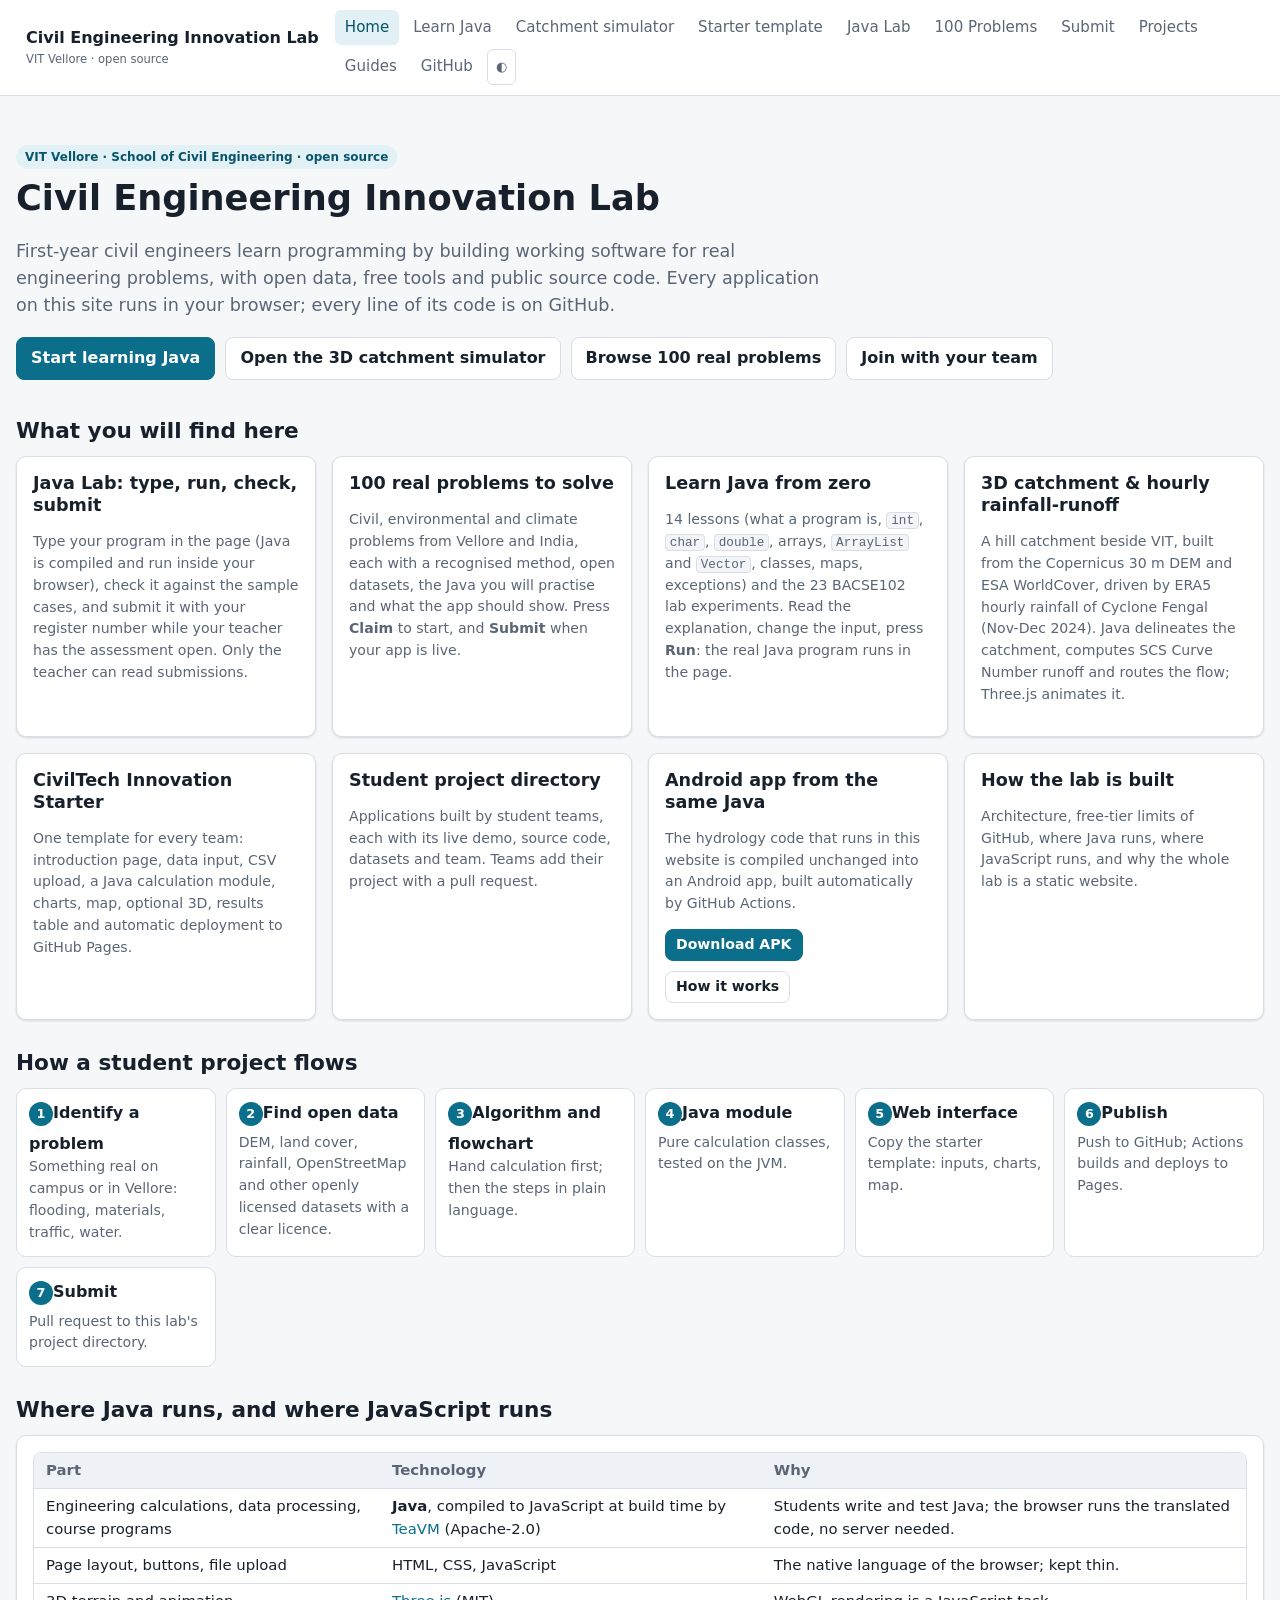
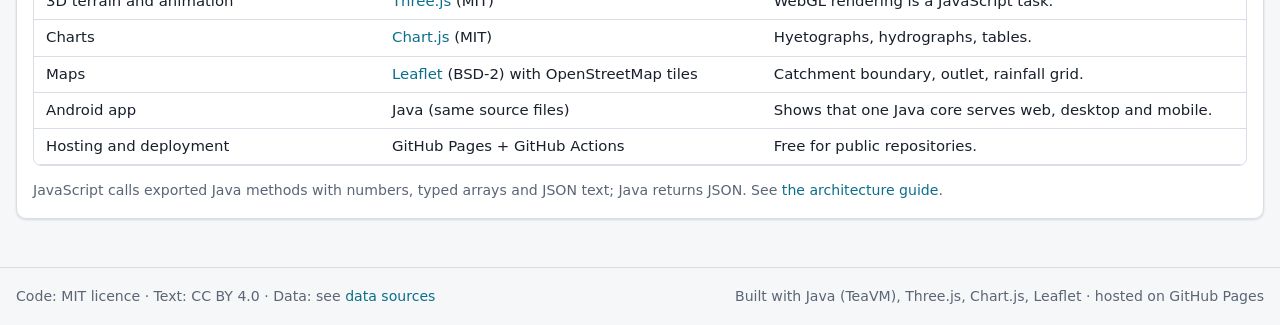
<file: site/index.html>
<!doctype html>
<html lang="en">
<head>
  <meta charset="utf-8">
  <meta name="viewport" content="width=device-width, initial-scale=1">
  <title>Civil Engineering Innovation Lab</title>
  <meta name="description" content="Open, student-driven laboratory at VIT Vellore where first-year civil engineers learn Java by building real engineering applications with open data.">
  <link rel="icon" href="assets/img/favicon.svg" type="image/svg+xml">
  <link rel="stylesheet" href="assets/css/lab.css">
</head>
<body>
<main>
  <section class="hero">
    <span class="badge accent">VIT Vellore &middot; School of Civil Engineering &middot; open source</span>
    <h1>Civil Engineering Innovation Lab</h1>
    <p class="lead">First-year civil engineers learn programming by building working software for real
      engineering problems, with open data, free tools and public source code. Every application on
      this site runs in your browser; every line of its code is on GitHub.</p>
    <div class="row" style="margin-top:14px">
      <a class="btn primary" href="learn.html">Start learning Java</a>
      <a class="btn" href="catchment.html">Open the 3D catchment simulator</a>
      <a class="btn" href="problems.html">Browse 100 real problems</a>
      <a class="btn" href="docs.html#03-student-github-guide">Join with your team</a>
    </div>
  </section>

  <h2>What you will find here</h2>
  <div class="grid cols-3">
    <a class="card" href="lab.html" style="color:inherit;text-decoration:none">
      <h3>Java Lab: type, run, check, submit</h3>
      <p class="muted small">Type your program in the page (Java is compiled and run inside your browser), check it
        against the sample cases, and submit it with your register number while your teacher has the assessment open.
        Only the teacher can read submissions.</p>
    </a>
    <a class="card" href="problems.html" style="color:inherit;text-decoration:none">
      <h3>100 real problems to solve</h3>
      <p class="muted small">Civil, environmental and climate problems from Vellore and India, each with a recognised method,
        open datasets, the Java you will practise and what the app should show. Press <b>Claim</b> to start, and
        <b>Submit</b> when your app is live.</p>
    </a>
    <a class="card" href="learn.html" style="color:inherit;text-decoration:none">
      <h3>Learn Java from zero</h3>
      <p class="muted small">14 lessons (what a program is, <code>int</code>, <code>char</code>, <code>double</code>,
        arrays, <code>ArrayList</code> and <code>Vector</code>, classes, maps, exceptions) and the 23 BACSE102 lab
        experiments. Read the explanation, change the input, press <b>Run</b>: the real Java program runs in the page.</p>
    </a>
    <a class="card" href="catchment.html" style="color:inherit;text-decoration:none">
      <h3>3D catchment &amp; hourly rainfall-runoff</h3>
      <p class="muted small">A hill catchment beside VIT, built from the Copernicus 30 m DEM and ESA WorldCover, driven
        by ERA5 hourly rainfall of Cyclone Fengal (Nov-Dec 2024). Java delineates the catchment, computes SCS Curve
        Number runoff and routes the flow; Three.js animates it.</p>
    </a>
    <a class="card" href="starter/index.html" style="color:inherit;text-decoration:none">
      <h3>CivilTech Innovation Starter</h3>
      <p class="muted small">One template for every team: introduction page, data input, CSV upload, a Java calculation
        module, charts, map, optional 3D, results table and automatic deployment to GitHub Pages.</p>
    </a>
    <a class="card" href="projects.html" style="color:inherit;text-decoration:none">
      <h3>Student project directory</h3>
      <p class="muted small">Applications built by student teams, each with its live demo, source code, datasets and
        team. Teams add their project with a pull request.</p>
    </a>
    <div class="card">
      <h3>Android app from the same Java</h3>
      <p class="muted small">The hydrology code that runs in this website is compiled unchanged into an Android app,
        built automatically by GitHub Actions.</p>
      <div class="row"><a class="btn sm primary" href="downloads/civiltech-catchment-debug.apk">Download APK</a>
        <a class="btn sm" href="docs.html#07-android-app">How it works</a></div>
    </div>
    <a class="card" href="docs.html#01-architecture" style="color:inherit;text-decoration:none">
      <h3>How the lab is built</h3>
      <p class="muted small">Architecture, free-tier limits of GitHub, where Java runs, where JavaScript runs, and why the
        whole lab is a static website.</p>
    </a>
  </div>

  <h2>How a student project flows</h2>
  <div class="flow">
    <div class="step"><b>Identify a problem</b><div class="muted small">Something real on campus or in Vellore: flooding, materials, traffic, water.</div></div>
    <div class="step"><b>Find open data</b><div class="muted small">DEM, land cover, rainfall, OpenStreetMap and other openly licensed datasets with a clear licence.</div></div>
    <div class="step"><b>Algorithm and flowchart</b><div class="muted small">Hand calculation first; then the steps in plain language.</div></div>
    <div class="step"><b>Java module</b><div class="muted small">Pure calculation classes, tested on the JVM.</div></div>
    <div class="step"><b>Web interface</b><div class="muted small">Copy the starter template: inputs, charts, map.</div></div>
    <div class="step"><b>Publish</b><div class="muted small">Push to GitHub; Actions builds and deploys to Pages.</div></div>
    <div class="step"><b>Submit</b><div class="muted small">Pull request to this lab's project directory.</div></div>
  </div>

  <h2>Where Java runs, and where JavaScript runs</h2>
  <div class="card">
    <div class="table-wrap"><table>
      <thead><tr><th>Part</th><th>Technology</th><th>Why</th></tr></thead>
      <tbody>
        <tr><td>Engineering calculations, data processing, course programs</td><td><b>Java</b>, compiled to JavaScript at build time by <a href="https://teavm.org/">TeaVM</a> (Apache-2.0)</td><td>Students write and test Java; the browser runs the translated code, no server needed.</td></tr>
        <tr><td>Page layout, buttons, file upload</td><td>HTML, CSS, JavaScript</td><td>The native language of the browser; kept thin.</td></tr>
        <tr><td>3D terrain and animation</td><td><a href="https://threejs.org/">Three.js</a> (MIT)</td><td>WebGL rendering is a JavaScript task.</td></tr>
        <tr><td>Charts</td><td><a href="https://www.chartjs.org/">Chart.js</a> (MIT)</td><td>Hyetographs, hydrographs, tables.</td></tr>
        <tr><td>Maps</td><td><a href="https://leafletjs.com/">Leaflet</a> (BSD-2) with OpenStreetMap tiles</td><td>Catchment boundary, outlet, rainfall grid.</td></tr>
        <tr><td>Android app</td><td>Java (same source files)</td><td>Shows that one Java core serves web, desktop and mobile.</td></tr>
        <tr><td>Hosting and deployment</td><td>GitHub Pages + GitHub Actions</td><td>Free for public repositories.</td></tr>
      </tbody>
    </table></div>
    <p class="small muted" style="margin-bottom:0">JavaScript calls exported Java methods with numbers, typed arrays and JSON text; Java returns
      JSON. See <a href="docs.html#01-architecture">the architecture guide</a>.</p>
  </div>
</main>
<script type="module">
  import { chrome } from './assets/js/common.js';
  chrome('index.html');
</script>
</body>
</html>
</file>
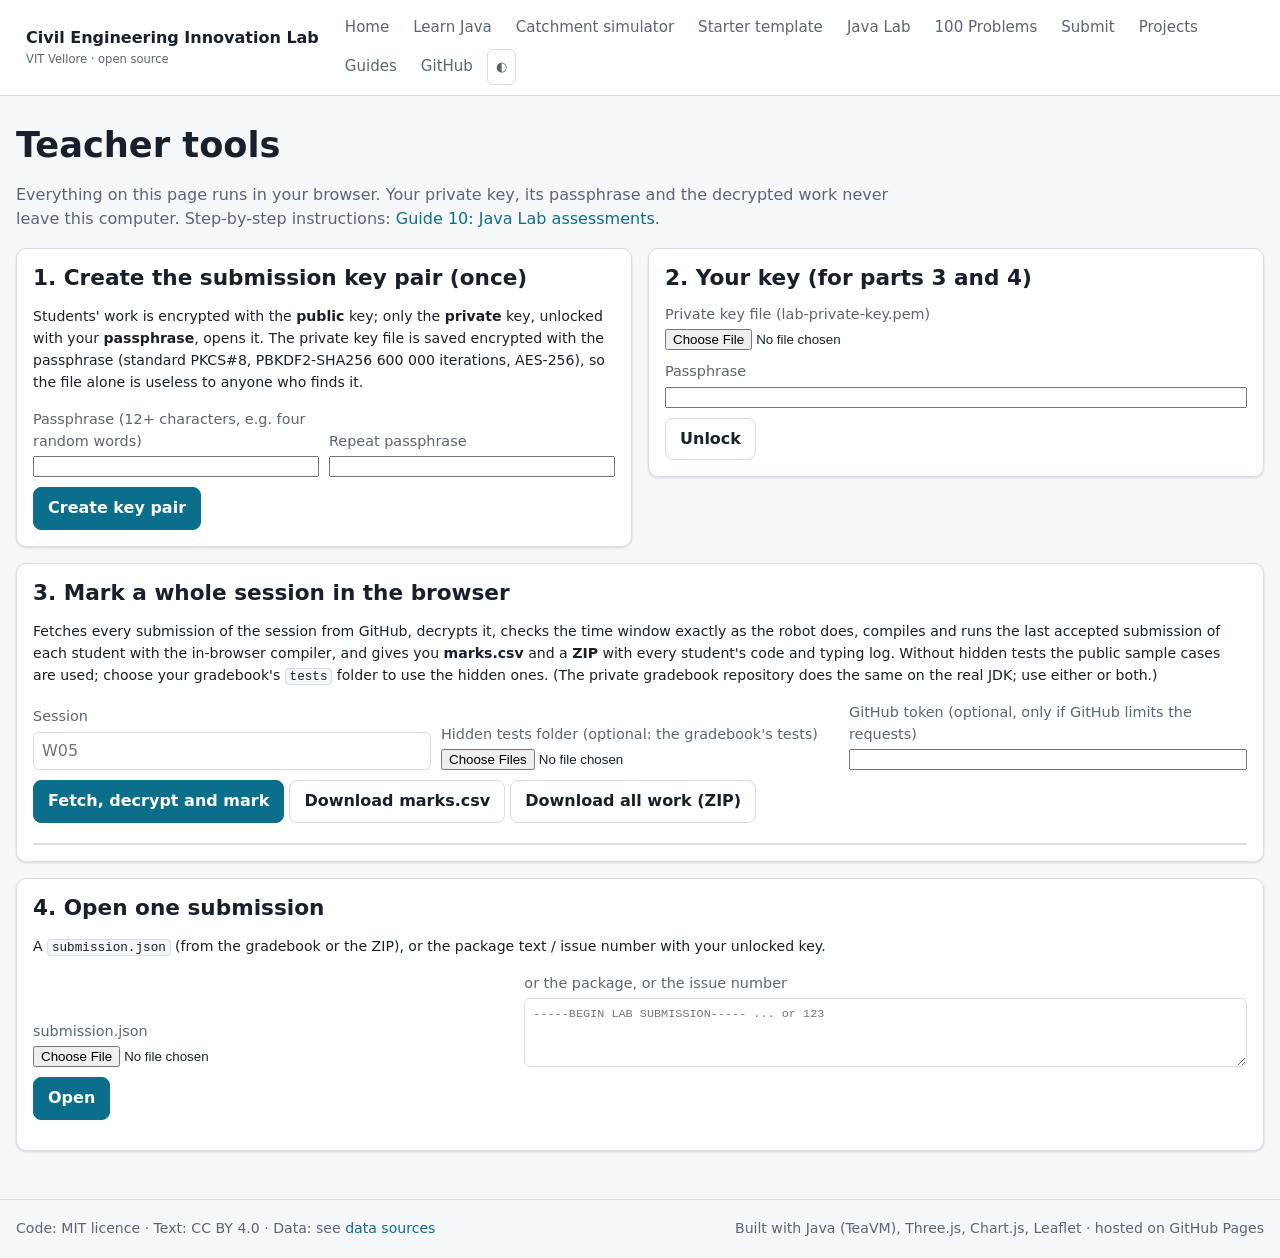
<file: site/teacher.html>
<!doctype html>
<html lang="en">
<head>
  <meta charset="utf-8">
  <meta name="viewport" content="width=device-width, initial-scale=1">
  <title>Teacher Tools</title>
  <meta name="description" content="Create the submission key pair, open, replay and mark encrypted Java Lab submissions in the browser.">
  <meta name="robots" content="noindex">
  <link rel="icon" href="assets/img/favicon.svg" type="image/svg+xml">
  <link rel="stylesheet" href="assets/css/lab.css">
  <link rel="stylesheet" href="assets/vendor/highlight/github.min.css" id="hl-light">
  <link rel="stylesheet" href="assets/vendor/highlight/github-dark.min.css" id="hl-dark" disabled>
  <script src="assets/vendor/highlight/highlight.min.js"></script>
  <style>
    textarea.mono { font-family: var(--mono); font-size: .74rem; }
    #replay-code { max-height: 520px; overflow: auto; }
    .timeline-bar { position: relative; height: 26px; background: var(--surface-2); border-radius: 6px; margin: 8px 0; overflow: hidden; }
    .timeline-bar span { position: absolute; top: 0; bottom: 0; width: 2px; }
    .stats { display: flex; flex-wrap: wrap; gap: 6px 16px; }
    .events { max-height: 300px; overflow: auto; font-family: var(--mono); font-size: .76rem; white-space: pre; }
    #export-log { max-height: 220px; overflow: auto; font-family: var(--mono); font-size: .76rem; white-space: pre-wrap; }
    #export-table td, #export-table th { font-size: .8rem; }
  </style>
</head>
<body>
<main>
  <h1>Teacher tools</h1>
  <p class="muted" style="max-width:900px">Everything on this page runs in your browser. Your private key, its passphrase and the
    decrypted work never leave this computer. Step-by-step instructions:
    <a href="docs.html#10-lab-assessments">Guide 10: Java Lab assessments</a>.</p>

  <div class="grid cols-2" style="align-items:start">
    <section class="card">
      <h2>1. Create the submission key pair (once)</h2>
      <p class="small">Students' work is encrypted with the <b>public</b> key; only the <b>private</b> key, unlocked with your
        <b>passphrase</b>, opens it. The private key file is saved encrypted with the passphrase (standard PKCS#8,
        PBKDF2-SHA256 600 000 iterations, AES-256), so the file alone is useless to anyone who finds it.</p>
      <div class="row">
        <div class="field"><label for="pass1">Passphrase (12+ characters, e.g. four random words)</label>
          <input type="password" id="pass1" autocomplete="new-password"></div>
        <div class="field"><label for="pass2">Repeat passphrase</label>
          <input type="password" id="pass2" autocomplete="new-password"></div>
      </div>
      <button class="btn primary" id="gen" type="button">Create key pair</button>
      <span class="small" id="gen-msg"></span>
      <div id="keys" hidden>
        <p class="small">Key id <code id="kid"></code></p>
        <ol class="small" style="padding-left:18px">
          <li><b>Download the private key</b> and keep a copy in two safe places (it cannot be recreated; write the
            passphrase down separately).<br><a class="btn sm" id="dl-private" download="lab-private-key.pem">Download lab-private-key.pem</a></li>
          <li>Private gradebook repository: Settings, Secrets and variables, Actions: secret <code>LAB_PRIVATE_KEY</code>
            = the whole file content, and secret <code>LAB_KEY_PASSPHRASE</code> = the passphrase.</li>
          <li>Publish the public key as <code>lab/teacher-public-key.pem</code> in the lab repository:
            <br><a class="btn sm" id="create-public" rel="noopener" target="_blank">Create the file on GitHub</a>
            <a class="btn sm" id="dl-public" download="teacher-public-key.pem">Download teacher-public-key.pem</a></li>
        </ol>
        <textarea class="mono" id="public-pem" rows="5" readonly></textarea>
      </div>
    </section>

    <section class="card">
      <h2>2. Your key (for parts 3 and 4)</h2>
      <div class="field"><label for="file-key">Private key file (lab-private-key.pem)</label><input type="file" id="file-key" accept=".pem,.txt"></div>
      <div class="field"><label for="passphrase">Passphrase</label><input type="password" id="passphrase" autocomplete="current-password"></div>
      <button class="btn" id="unlock" type="button">Unlock</button>
      <span class="small" id="unlock-msg"></span>
    </section>
  </div>

  <section class="card" style="margin-top:16px">
    <h2>3. Mark a whole session in the browser</h2>
    <p class="small">Fetches every submission of the session from GitHub, decrypts it, checks the time window exactly as the
      robot does, compiles and runs the last accepted submission of each student with the in-browser compiler, and
      gives you <b>marks.csv</b> and a <b>ZIP</b> with every student's code and typing log. Without hidden tests the public
      sample cases are used; choose your gradebook's <code>tests</code> folder to use the hidden ones. (The private
      gradebook repository does the same on the real JDK; use either or both.)</p>
    <div class="row">
      <div class="field"><label for="session">Session</label><input type="text" id="session" placeholder="W05"></div>
      <div class="field"><label for="tests">Hidden tests folder (optional: the gradebook's tests)</label>
        <input type="file" id="tests" webkitdirectory multiple></div>
      <div class="field"><label for="token">GitHub token (optional, only if GitHub limits the requests)</label>
        <input type="password" id="token" autocomplete="off"></div>
    </div>
    <button class="btn primary" id="export" type="button">Fetch, decrypt and mark</button>
    <a class="btn" id="dl-csv" hidden download>Download marks.csv</a>
    <a class="btn" id="dl-zip" hidden download>Download all work (ZIP)</a>
    <div id="export-log" class="small muted" style="margin-top:10px"></div>
    <div class="table-wrap" style="margin-top:10px"><table id="export-table"></table></div>
  </section>

  <section class="card" style="margin-top:16px">
    <h2>4. Open one submission</h2>
    <p class="small">A <code>submission.json</code> (from the gradebook or the ZIP), or the package text / issue number with
      your unlocked key.</p>
    <div class="row">
      <div class="field"><label for="file-json">submission.json</label><input type="file" id="file-json" accept=".json,application/json"></div>
      <div class="field" style="flex:2"><label for="pkg">or the package, or the issue number</label>
        <textarea class="mono" id="pkg" rows="3" placeholder="-----BEGIN LAB SUBMISSION----- ... or 123"></textarea></div>
    </div>
    <button class="btn primary" id="open" type="button">Open</button>
    <p class="small" id="open-msg"></p>
  </section>

  <section class="card" id="view" style="margin-top:16px" hidden>
    <h2 id="who"></h2>
    <div class="stats small" id="summary"></div>
    <div id="flags"></div>
    <h3>Replay of the typing</h3>
    <div class="row" style="align-items:center">
      <button class="btn sm" id="play" type="button">Play</button>
      <input type="range" id="slider" min="0" max="0" value="0" style="flex:1">
      <span class="small" id="clock"></span>
    </div>
    <div class="timeline-bar" id="bar" title="green: typing, red: paste blocked, orange: left the page, blue: run/check"></div>
    <div class="grid cols-2" style="align-items:start">
      <div><pre><code class="language-java" id="replay-code"></code></pre></div>
      <div><div class="small muted">Events (time from start)</div><div class="events" id="events"></div></div>
    </div>
    <h3>Submitted code</h3>
    <pre><code class="language-java" id="final-code"></code></pre>
  </section>
</main>
<script type="module" src="assets/js/teacher.js"></script>
</body>
</html>
</file>
<file: site/assets/css/lab.css>
/* VIT Civil Engineering Innovation Lab - shared styles */
:root {
  --bg: #f6f7f9;
  --surface: #ffffff;
  --surface-2: #eef1f5;
  --border: #d9dee6;
  --text: #17202b;
  --muted: #5a6575;
  --accent: #0b6e8a;
  --accent-strong: #08546a;
  --accent-soft: #e2f1f5;
  --navy: #0f2c59;
  --warn: #9a5b00;
  --warn-soft: #fff4e0;
  --ok: #1d7a46;
  --ok-soft: #e5f5ec;
  --bad: #b3261e;
  --bad-soft: #fdecea;
  --code-bg: #f3f5f8;
  --shadow: 0 1px 2px rgba(16, 24, 40, .06), 0 1px 3px rgba(16, 24, 40, .08);
  --radius: 10px;
  --mono: ui-monospace, SFMono-Regular, Menlo, Consolas, "Liberation Mono", monospace;
  --sans: system-ui, -apple-system, "Segoe UI", Roboto, "Helvetica Neue", Arial, sans-serif;
  color-scheme: light;
}
@media (prefers-color-scheme: dark) {
  :root:not([data-theme="light"]) {
    --bg: #0f1419; --surface: #161d25; --surface-2: #1d2630; --border: #2c3845; --text: #e4e9ef;
    --muted: #9aa7b5; --accent: #4cb8d6; --accent-strong: #7fd0e6; --accent-soft: #15323c; --navy: #9fc1ef;
    --warn: #f0b660; --warn-soft: #3a2c14; --ok: #6fd39a; --ok-soft: #133024; --bad: #ff8a80; --bad-soft: #3b1714;
    --code-bg: #10161d; --shadow: 0 1px 2px rgba(0, 0, 0, .4); color-scheme: dark;
  }
}
:root[data-theme="dark"] {
  --bg: #0f1419; --surface: #161d25; --surface-2: #1d2630; --border: #2c3845; --text: #e4e9ef;
  --muted: #9aa7b5; --accent: #4cb8d6; --accent-strong: #7fd0e6; --accent-soft: #15323c; --navy: #9fc1ef;
  --warn: #f0b660; --warn-soft: #3a2c14; --ok: #6fd39a; --ok-soft: #133024; --bad: #ff8a80; --bad-soft: #3b1714;
  --code-bg: #10161d; --shadow: 0 1px 2px rgba(0, 0, 0, .4); color-scheme: dark;
}

* { box-sizing: border-box; }
html, body { margin: 0; padding: 0; }
body { background: var(--bg); color: var(--text); font: 16px/1.55 var(--sans); }
a { color: var(--accent); text-decoration: none; }
a:hover { text-decoration: underline; }
img, svg, canvas { max-width: 100%; }
code, pre, kbd { font-family: var(--mono); font-size: .9em; }
:not(pre) > code { background: var(--code-bg); border: 1px solid var(--border); border-radius: 4px; padding: 0 .3em; }
pre { background: var(--code-bg); border: 1px solid var(--border); border-radius: 8px; padding: 12px 14px; overflow: auto; }
h1, h2, h3, h4 { line-height: 1.25; color: var(--text); }
h1 { font-size: clamp(1.6rem, 3vw, 2.2rem); margin: .2em 0 .4em; }
h2 { font-size: 1.35rem; margin: 1.4em 0 .5em; }
h3 { font-size: 1.1rem; margin: 1.2em 0 .4em; }
table { border-collapse: collapse; width: 100%; font-size: .93rem; }
th, td { border-bottom: 1px solid var(--border); padding: 6px 8px; text-align: left; vertical-align: top; }
th { color: var(--muted); font-weight: 600; background: var(--surface-2); }
.table-wrap { overflow: auto; border: 1px solid var(--border); border-radius: 8px; }
.table-wrap table th:first-child, .table-wrap table td:first-child { padding-left: 12px; }

/* layout */
.site-header { position: sticky; top: 0; z-index: 1000; background: var(--surface); border-bottom: 1px solid var(--border); }
.site-header .bar { display: flex; align-items: center; gap: 16px; max-width: 1280px; margin: 0 auto; padding: 10px 16px; }
.brand { display: flex; align-items: center; gap: 10px; font-weight: 700; color: var(--text); white-space: nowrap; }
.brand:hover { text-decoration: none; }
.brand small { display: block; font-weight: 500; color: var(--muted); font-size: .72rem; }
.nav { display: flex; gap: 4px; flex-wrap: wrap; margin-left: auto; }
.nav a { color: var(--muted); padding: 6px 10px; border-radius: 6px; font-weight: 500; font-size: .94rem; }
.nav a:hover { background: var(--surface-2); color: var(--text); text-decoration: none; }
.nav a.active { color: var(--accent-strong); background: var(--accent-soft); }
.theme-btn { border: 1px solid var(--border); background: var(--surface); color: var(--muted); border-radius: 6px; padding: 5px 8px; cursor: pointer; }
.menu-btn { display: none; }
main { max-width: 1280px; margin: 0 auto; padding: 20px 16px 48px; }
.site-footer { border-top: 1px solid var(--border); color: var(--muted); font-size: .88rem; }
.site-footer .inner { max-width: 1280px; margin: 0 auto; padding: 18px 16px; display: flex; flex-wrap: wrap; gap: 8px 24px; justify-content: space-between; }

@media (max-width: 860px) {
  .menu-btn { display: inline-block; margin-left: auto; border: 1px solid var(--border); background: var(--surface); color: var(--text); border-radius: 6px; padding: 5px 10px; }
  .nav { display: none; width: 100%; order: 3; flex-direction: column; margin: 0; }
  .nav.open { display: flex; }
  .site-header .bar { flex-wrap: wrap; }
}

/* components */
.card { background: var(--surface); border: 1px solid var(--border); border-radius: var(--radius); box-shadow: var(--shadow); padding: 16px; }
.card h2:first-child, .card h3:first-child { margin-top: 0; }
.grid { display: grid; gap: 16px; }
.grid.cols-2 { grid-template-columns: repeat(auto-fit, minmax(min(100%, 420px), 1fr)); }
.grid.cols-3 { grid-template-columns: repeat(auto-fit, minmax(260px, 1fr)); }
.grid.cols-4 { grid-template-columns: repeat(auto-fit, minmax(200px, 1fr)); }
.muted { color: var(--muted); }
.small { font-size: .88rem; }
.badge { display: inline-block; font-size: .75rem; font-weight: 600; padding: 2px 8px; border-radius: 999px; border: 1px solid var(--border); color: var(--muted); background: var(--surface-2); }
.badge.ok { color: var(--ok); background: var(--ok-soft); border-color: transparent; }
.badge.warn { color: var(--warn); background: var(--warn-soft); border-color: transparent; }
.badge.accent { color: var(--accent-strong); background: var(--accent-soft); border-color: transparent; }
.notice { border-radius: 8px; padding: 10px 14px; border: 1px solid var(--border); background: var(--surface-2); font-size: .93rem; }
.notice.warn { background: var(--warn-soft); border-color: transparent; }
.notice.ok { background: var(--ok-soft); border-color: transparent; }
.notice.bad { background: var(--bad-soft); border-color: transparent; }
.btn { display: inline-flex; align-items: center; gap: 6px; border: 1px solid var(--border); background: var(--surface); color: var(--text); padding: 8px 14px; border-radius: 8px; font: inherit; font-weight: 600; cursor: pointer; text-decoration: none; }
.btn:hover { background: var(--surface-2); text-decoration: none; }
.btn.primary { background: var(--accent); border-color: var(--accent); color: #fff; }
.btn.primary:hover { background: var(--accent-strong); }
:root[data-theme="dark"] .btn.primary { color: #06212a; }
.btn:disabled { opacity: .55; cursor: progress; }
.btn.sm { padding: 4px 10px; font-size: .88rem; }
label { font-size: .9rem; color: var(--muted); font-weight: 500; }
input[type=number], input[type=text], input[type=date], select, textarea {
  font: inherit; color: var(--text); background: var(--surface); border: 1px solid var(--border); border-radius: 6px; padding: 6px 8px; width: 100%;
}
textarea { font-family: var(--mono); font-size: .9rem; resize: vertical; }
.field { display: flex; flex-direction: column; gap: 4px; margin-bottom: 10px; }
.row { display: flex; gap: 10px; flex-wrap: wrap; align-items: end; }
.row > .field { flex: 1 1 120px; }
.stat { background: var(--surface); border: 1px solid var(--border); border-radius: var(--radius); padding: 12px 14px; }
.stat .label { color: var(--muted); font-size: .82rem; }
.stat .value { font-size: 1.35rem; font-weight: 700; font-variant-numeric: tabular-nums; }
.stat .unit { font-size: .85rem; color: var(--muted); font-weight: 500; }
.tabs { display: flex; gap: 4px; border-bottom: 1px solid var(--border); margin-bottom: 12px; flex-wrap: wrap; }
.tabs button { background: none; border: none; border-bottom: 2px solid transparent; padding: 8px 12px; color: var(--muted); font: inherit; font-weight: 600; cursor: pointer; }
.tabs button.active { color: var(--accent-strong); border-bottom-color: var(--accent); }

/* hero */
.hero { padding: 28px 0 8px; }
.hero p.lead { font-size: 1.1rem; color: var(--muted); max-width: 820px; }
.flow { display: grid; grid-template-columns: repeat(auto-fit, minmax(170px, 1fr)); gap: 10px; counter-reset: step; }
.flow .step { counter-increment: step; background: var(--surface); border: 1px solid var(--border); border-radius: var(--radius); padding: 12px; }
.flow .step::before { content: counter(step); display: inline-grid; place-items: center; width: 24px; height: 24px; border-radius: 50%; background: var(--accent); color: #fff; font-size: .8rem; font-weight: 700; margin-bottom: 6px; }

/* course explorer */
.learn { display: grid; grid-template-columns: 280px minmax(0, 1fr); gap: 16px; align-items: start; }
.learn aside { position: sticky; top: 64px; max-height: calc(100vh - 80px); overflow: auto; }
.learn aside h3 { font-size: .8rem; text-transform: uppercase; letter-spacing: .06em; color: var(--muted); margin: 12px 8px 6px; }
.learn aside a { display: block; padding: 6px 8px; border-radius: 6px; color: var(--text); font-size: .92rem; }
.learn aside a .id { font-family: var(--mono); color: var(--muted); margin-right: 6px; font-size: .82rem; }
.learn aside a.active { background: var(--accent-soft); color: var(--accent-strong); }
.learn aside a:hover { text-decoration: none; background: var(--surface-2); }
.prose { max-width: 860px; }
.prose table { margin: 10px 0; }
.workbench { display: grid; grid-template-columns: minmax(0, 1.5fr) minmax(0, 1fr); gap: 16px; margin-top: 16px; }
.workbench pre { margin: 0; max-height: 560px; }
.io textarea { min-height: 90px; }
.io pre { min-height: 70px; white-space: pre-wrap; }
.io .head { display: flex; justify-content: space-between; align-items: center; gap: 8px; margin: 10px 0 4px; }
@media (max-width: 980px) {
  .learn { grid-template-columns: 1fr; }
  .learn aside { position: static; max-height: 260px; }
  .workbench { grid-template-columns: 1fr; }
}

/* catchment app */
.app { display: grid; grid-template-columns: 360px minmax(0, 1fr); gap: 16px; align-items: start; }
.app .controls { display: flex; flex-direction: column; gap: 12px; }
.app .controls .card { padding: 14px; }
.app .controls h3 { margin: 0 0 8px; font-size: 1rem; }
.viewport { position: relative; height: 520px; border-radius: var(--radius); overflow: hidden; border: 1px solid var(--border); background: #0b1720; }
.viewport canvas { display: block; width: 100%; height: 100%; }
.hud { position: absolute; left: 10px; top: 10px; background: rgba(8, 18, 26, .78); color: #e8f1f6; border-radius: 8px; padding: 8px 10px; font-size: .85rem; pointer-events: none; max-width: 70%; }
.hud b { font-variant-numeric: tabular-nums; }
.legend { position: absolute; right: 10px; bottom: 10px; background: rgba(8, 18, 26, .78); color: #e8f1f6; border-radius: 8px; padding: 8px 10px; font-size: .78rem; }
.legend .bar { width: 160px; height: 10px; border-radius: 3px; margin: 4px 0; }
.timeline { display: flex; gap: 10px; align-items: center; margin-top: 10px; flex-wrap: wrap; }
.timeline input[type=range] { flex: 1 1 240px; }
.timeline input#exag { flex: 0 0 90px; }
#map { height: 380px; border-radius: var(--radius); border: 1px solid var(--border); }
.chart-box { position: relative; height: 340px; }
.cn-table input { width: 64px; padding: 3px 6px; }
.spinner { display: inline-block; width: 14px; height: 14px; border: 2px solid currentColor; border-right-color: transparent; border-radius: 50%; animation: spin .8s linear infinite; vertical-align: -2px; }
@keyframes spin { to { transform: rotate(360deg); } }
@media (max-width: 1020px) { .app { grid-template-columns: 1fr; } .viewport { height: 380px; } }

/* projects */
.project-card { display: flex; flex-direction: column; gap: 8px; }
.project-card .meta { display: flex; gap: 6px; flex-wrap: wrap; }
.project-card .links { margin-top: auto; display: flex; gap: 8px; flex-wrap: wrap; }
.filters { display: flex; gap: 10px; flex-wrap: wrap; margin: 12px 0; }
.filters > * { flex: 1 1 200px; }

/* docs */
.docs { display: grid; grid-template-columns: 240px minmax(0, 1fr); gap: 16px; align-items: start; }
.docs nav a { display: block; padding: 6px 8px; border-radius: 6px; color: var(--text); font-size: .93rem; }
.docs nav a.active { background: var(--accent-soft); color: var(--accent-strong); }
@media (max-width: 860px) { .docs { grid-template-columns: 1fr; } }
</file>
<file: site/assets/vendor/highlight/github.min.css>
pre code.hljs{display:block;overflow-x:auto;padding:1em}code.hljs{padding:3px 5px}/*!
  Theme: GitHub
  Description: Light theme as seen on github.com
  Author: github.com
  Maintainer: @Hirse
  Updated: 2021-05-15

  Outdated base version: https://github.com/primer/github-syntax-light
  Current colors taken from GitHub's CSS
*/.hljs{color:#24292e;background:#fff}.hljs-doctag,.hljs-keyword,.hljs-meta .hljs-keyword,.hljs-template-tag,.hljs-template-variable,.hljs-type,.hljs-variable.language_{color:#d73a49}.hljs-title,.hljs-title.class_,.hljs-title.class_.inherited__,.hljs-title.function_{color:#6f42c1}.hljs-attr,.hljs-attribute,.hljs-literal,.hljs-meta,.hljs-number,.hljs-operator,.hljs-selector-attr,.hljs-selector-class,.hljs-selector-id,.hljs-variable{color:#005cc5}.hljs-meta .hljs-string,.hljs-regexp,.hljs-string{color:#032f62}.hljs-built_in,.hljs-symbol{color:#e36209}.hljs-code,.hljs-comment,.hljs-formula{color:#6a737d}.hljs-name,.hljs-quote,.hljs-selector-pseudo,.hljs-selector-tag{color:#22863a}.hljs-subst{color:#24292e}.hljs-section{color:#005cc5;font-weight:700}.hljs-bullet{color:#735c0f}.hljs-emphasis{color:#24292e;font-style:italic}.hljs-strong{color:#24292e;font-weight:700}.hljs-addition{color:#22863a;background-color:#f0fff4}.hljs-deletion{color:#b31d28;background-color:#ffeef0}
</file>
<file: site/assets/vendor/highlight/github-dark.min.css>
pre code.hljs{display:block;overflow-x:auto;padding:1em}code.hljs{padding:3px 5px}/*!
  Theme: GitHub Dark
  Description: Dark theme as seen on github.com
  Author: github.com
  Maintainer: @Hirse
  Updated: 2021-05-15

  Outdated base version: https://github.com/primer/github-syntax-dark
  Current colors taken from GitHub's CSS
*/.hljs{color:#c9d1d9;background:#0d1117}.hljs-doctag,.hljs-keyword,.hljs-meta .hljs-keyword,.hljs-template-tag,.hljs-template-variable,.hljs-type,.hljs-variable.language_{color:#ff7b72}.hljs-title,.hljs-title.class_,.hljs-title.class_.inherited__,.hljs-title.function_{color:#d2a8ff}.hljs-attr,.hljs-attribute,.hljs-literal,.hljs-meta,.hljs-number,.hljs-operator,.hljs-selector-attr,.hljs-selector-class,.hljs-selector-id,.hljs-variable{color:#79c0ff}.hljs-meta .hljs-string,.hljs-regexp,.hljs-string{color:#a5d6ff}.hljs-built_in,.hljs-symbol{color:#ffa657}.hljs-code,.hljs-comment,.hljs-formula{color:#8b949e}.hljs-name,.hljs-quote,.hljs-selector-pseudo,.hljs-selector-tag{color:#7ee787}.hljs-subst{color:#c9d1d9}.hljs-section{color:#1f6feb;font-weight:700}.hljs-bullet{color:#f2cc60}.hljs-emphasis{color:#c9d1d9;font-style:italic}.hljs-strong{color:#c9d1d9;font-weight:700}.hljs-addition{color:#aff5b4;background-color:#033a16}.hljs-deletion{color:#ffdcd7;background-color:#67060c}
</file>
